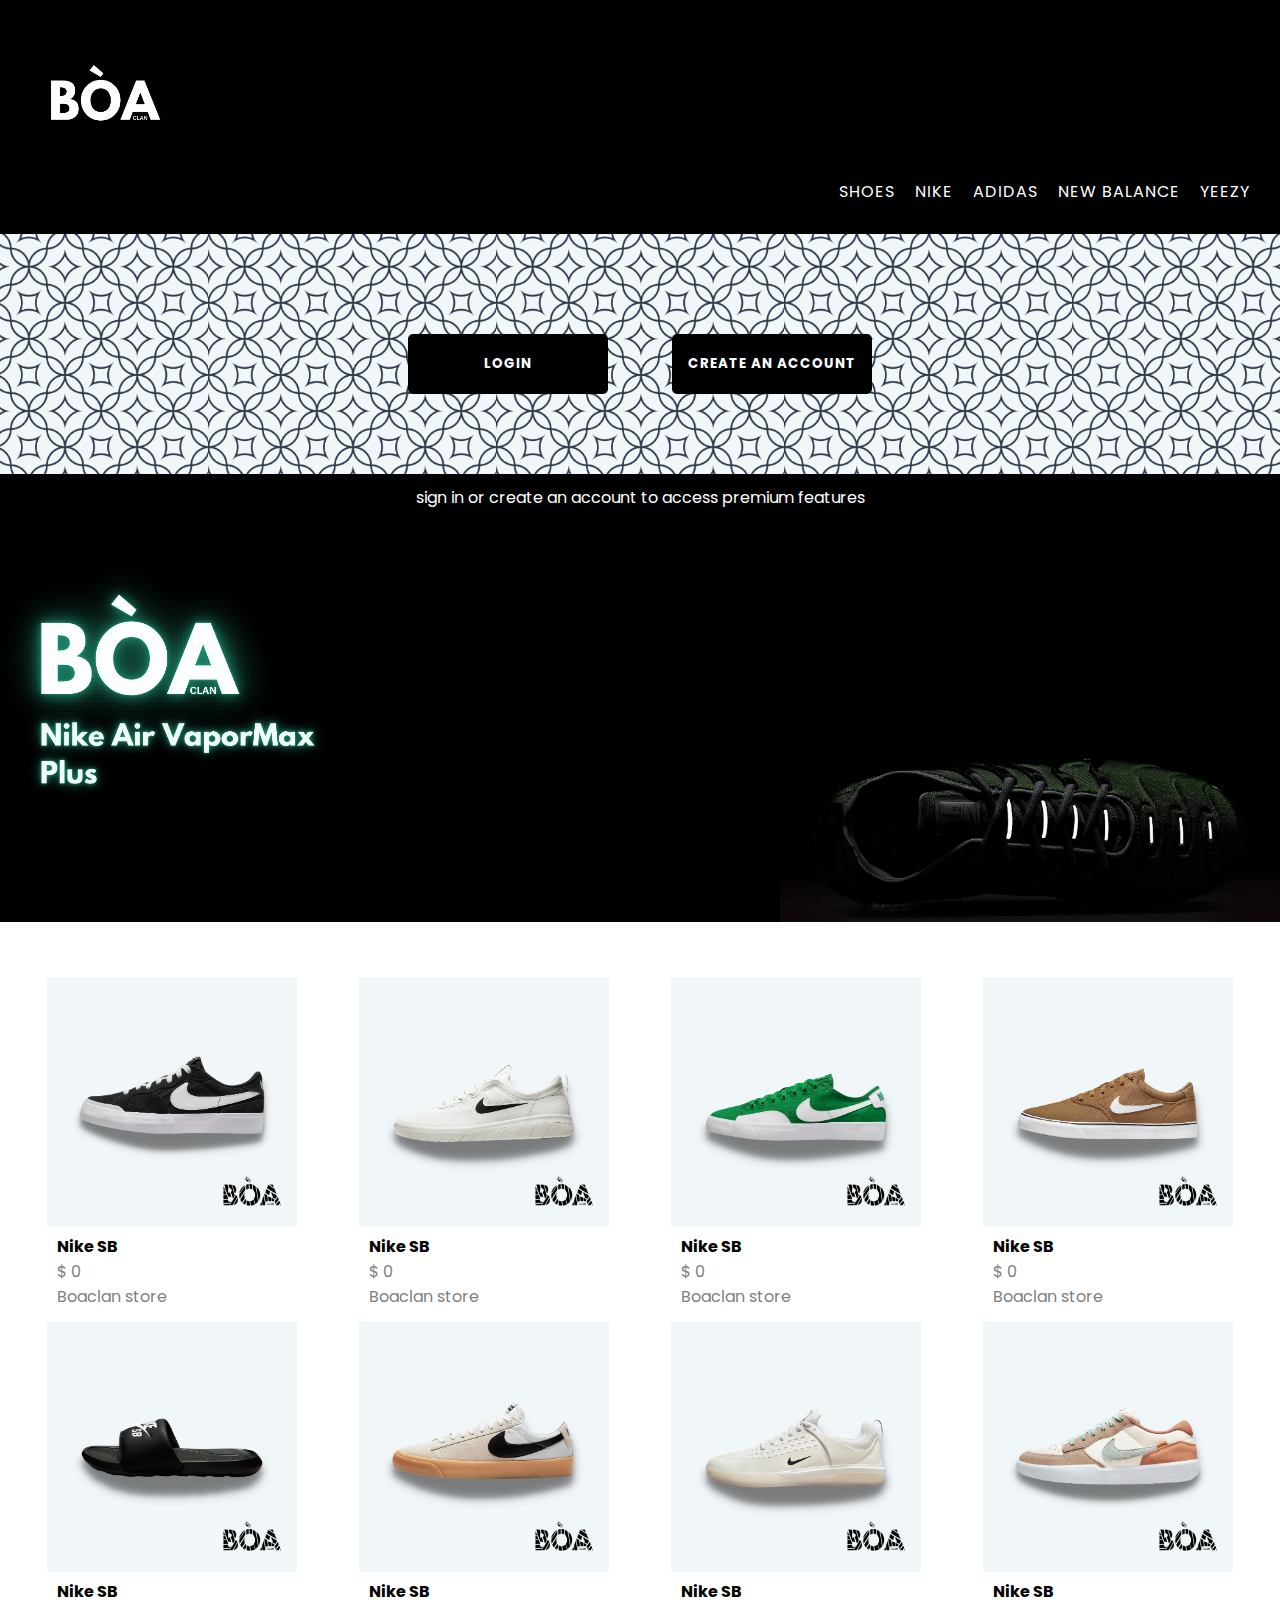
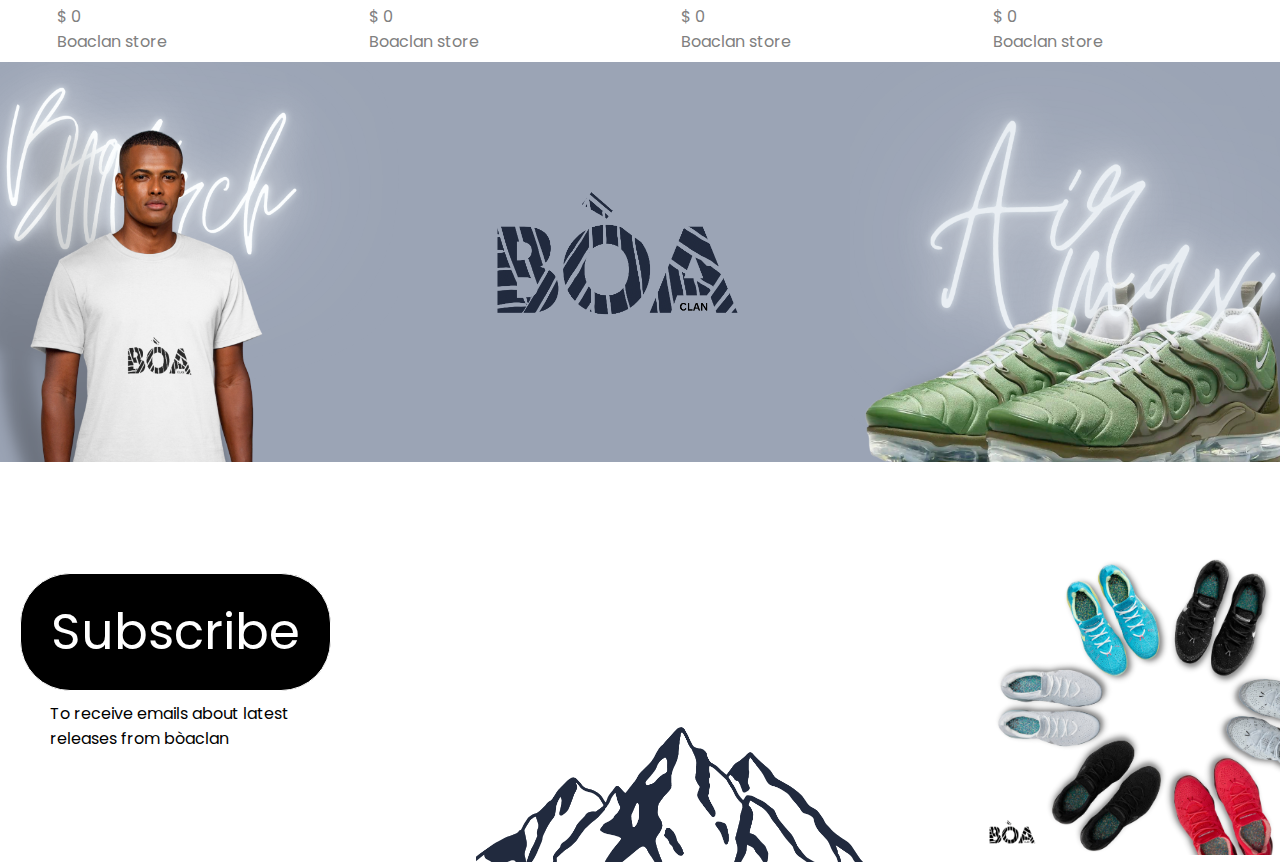
<file: index.html>
<!DOCTYPE html>
<html lang="en">
<head>
    <meta charset="UTF-8">
    <link rel="stylesheet" href="style.css">
    <link rel="preconnect" href="https://fonts.googleapis.com">
    <link rel="preconnect" href="https://fonts.gstatic.com" crossorigin>
    <link href="https://fonts.googleapis.com/css2?family=Josefin+Sans&family=Poppins&family=Tilt+Prism&display=swap" rel="stylesheet">
    <meta name="viewport" content="width=device-width, initial-scale=1.0">
    <title>Document</title>
</head>
<body>
    <header class="topmenu">
      <div class="logo"> <img class="logo1" src="pictures/logo.png" /></div>
      <div class="shoe">
            <p class="shoec">SHOES</p>
            <p class="shoec">NIKE</p>
            <p class="shoec">ADIDAS</p>
            <p class="shoec"> <a class="newbalancelink" href="./newbalance/newbalance.html">NEW BALANCE</a></p>
            <p class="shoec">YEEZY</p>
      </div>
    </header>

    <section class="sales">
        <button class="login">LOGIN</button>
        <button class="caa">CREATE AN ACCOUNT</button> 
        <p class="instruct">sign in or create an account to access premium features </p>
    </section>

    <section class="blacktheme">
        <div class="blacktheme1">
            <div class="blacktheme12">
                <div class="blacktheme13">
                    <img class="logobt" src="blackthemepics/logobt.png" />
                </div>
                <div class="blacktheme14">
                    <img class="airmaxblack" src="blackthemepics/airmaxblack.png" />
                </div>
            </div>
        </div>
    </section>

    <section class="sell">
        <div class="sellone">  
            <div class="sellone1">
                <div class="sellone12">
                    <img class="nike12" src="shoepictures/BoaNikesb - 9.png" />
                </div>
                <div class="caption">
                    <span class="shoeall" >Nike SB</span> <br>
                    <span class="priceall">$ 0</span> <br>
                    <span class="boaclan">Boaclan store</span>
                </div>
            </div>  
        </div>
         
        <div class="sellone">
            <div class="sellone1">
                <div class="sellone12">
                    <img class="nike12" src="shoepictures/BoaNikesb - 10.png" />
                </div>
                <div class="caption">
                    <span class="shoeall" >Nike SB</span> <br>
                    <span class="priceall">$ 0</span> <br>
                    <span class="boaclan">Boaclan store</span>
                </div>
            </div>  
        </div>
        
        <div class="sellone"><div class="sellone1">
            <div class="sellone12">
                <img class="nike12" src="shoepictures/BoaNikesb - 11.png" />
            </div>
                <div class="caption">
                        <span class="shoeall" >Nike SB</span> <br>
                        <span class="priceall">$ 0</span> <br>
                        <span class="boaclan">Boaclan store</span>
                </div>
            </div> 
        </div>
        <div class="sellone"><div class="sellone1">
            <div class="sellone12">
                <img class="nike12" src="shoepictures/BoaNikesb - 12.png" />
            </div>
            <div class="caption">
                    <span class="shoeall" >Nike SB</span> <br>
                    <span class="priceall">$ 0</span> <br>
                    <span class="boaclan">Boaclan store</span>
            </div>
        </div> 
    </div>
        <div class="sellone"><div class="sellone1">
            <div class="sellone12">
                <img class="nike12" src="shoepictures/BoaNikesb - 13.png" />
            </div>
            <div class="caption">
                    <span class="shoeall" >Nike SB</span> <br>
                    <span class="priceall">$ 0</span> <br>
                    <span class="boaclan">Boaclan store</span>
            </div>
        </div> 
    </div>
        <div class="sellone"><div class="sellone1">
            <div class="sellone12">
                <img class="nike12" src="shoepictures/BoaNikesb - 14.png" />
            </div>
            <div class="caption">
                    <span class="shoeall" >Nike SB</span> <br>
                    <span class="priceall">$ 0</span> <br>
                    <span class="boaclan">Boaclan store</span>
            </div>
        </div> 
    </div>
        <div class="sellone"><div class="sellone1">
            <div class="sellone12">
                <img class="nike12" src="shoepictures/BoaNikesb - 15.png" />
            </div>
            <div class="caption">
                    <span class="shoeall" >Nike SB</span> <br>
                    <span class="priceall">$ 0</span> <br>
                    <span class="boaclan">Boaclan store</span>
            </div>
        </div> 
    </div>
        <div class="sellone"><div class="sellone1">
            <div class="sellone12">
                <img class="nike12" src="shoepictures/BoaNikesb - 16.png" />
            </div>
            <div class="caption">
                    <span class="shoeall" >Nike SB</span> <br>
                    <span class="priceall">$ 0</span> <br>
                    <span class="boaclan">Boaclan store</span>
            </div>
        </div> 
    </div>
    </section>

    <section class="advert">
        <div class="adver1">
            <div class="advert12">
                <div class="advert14"> 
                    <img class="manincloth" src="advertpics/manincloth.png" />
                 </div>
                 <div class="advert13"> 
                    <img class="scarlogo" src="advertpics/scarlogo.png" />
                 </div>
                <div class="advert15"> 
                    <img class="airmax" src="advertpics/airmax1.png" />
                </div>
            </div>
        </div>
    </section>
    
    <section class="subscribe">
        <div class="subscribe1">
            <div class="subscribe12">
                <div class="subscribe13">
                    <p class="subsribep">Subscribe</p>
                    <p class="tous">To receive emails about latest <br> releases from bòaclan</p>
                </div>
                <div class="subscribe15">
                    <img class="bluemount" src="pictures/bluemount.png" />
                </div>
                <div class="subscribe14">
                    <img class="shoegroup" src="pictures/shoegroup.png" />
                </div>
            </div>
        </div>
    </section>
   
</body>
</html>
</file>
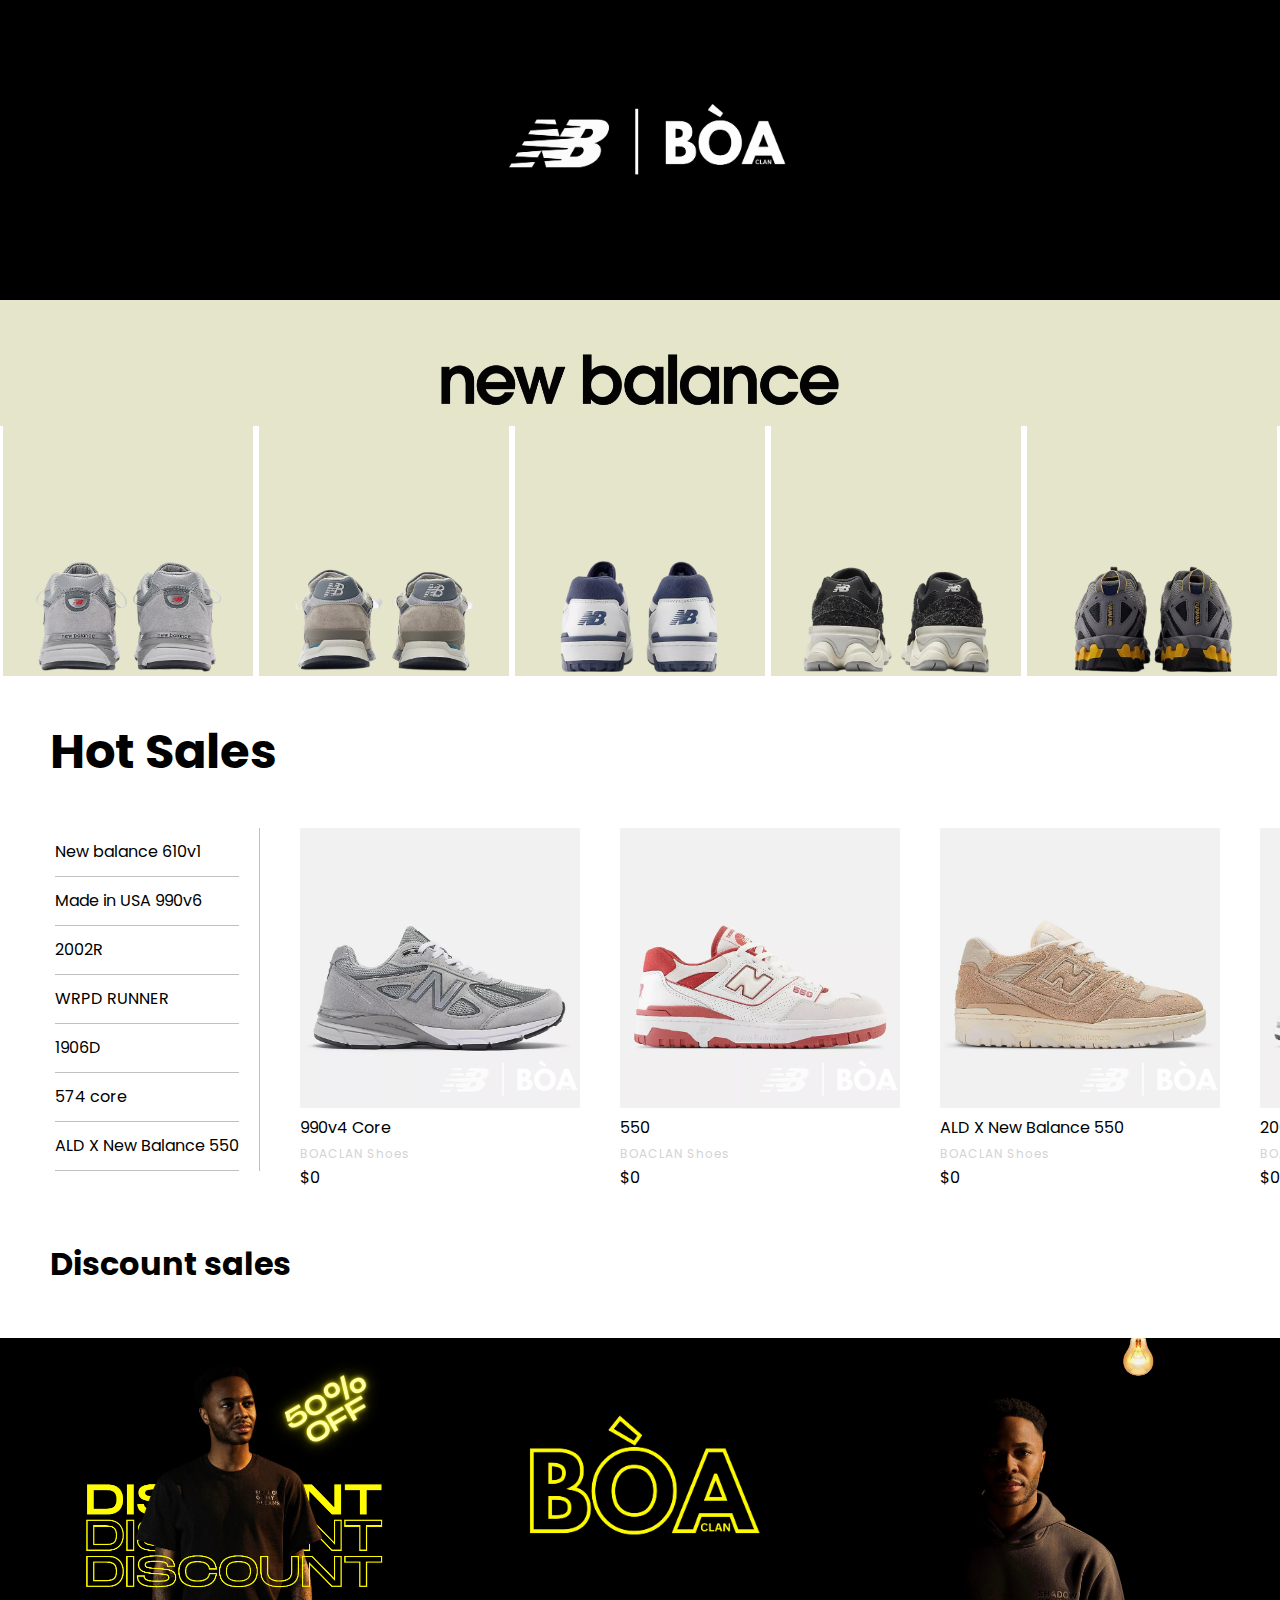
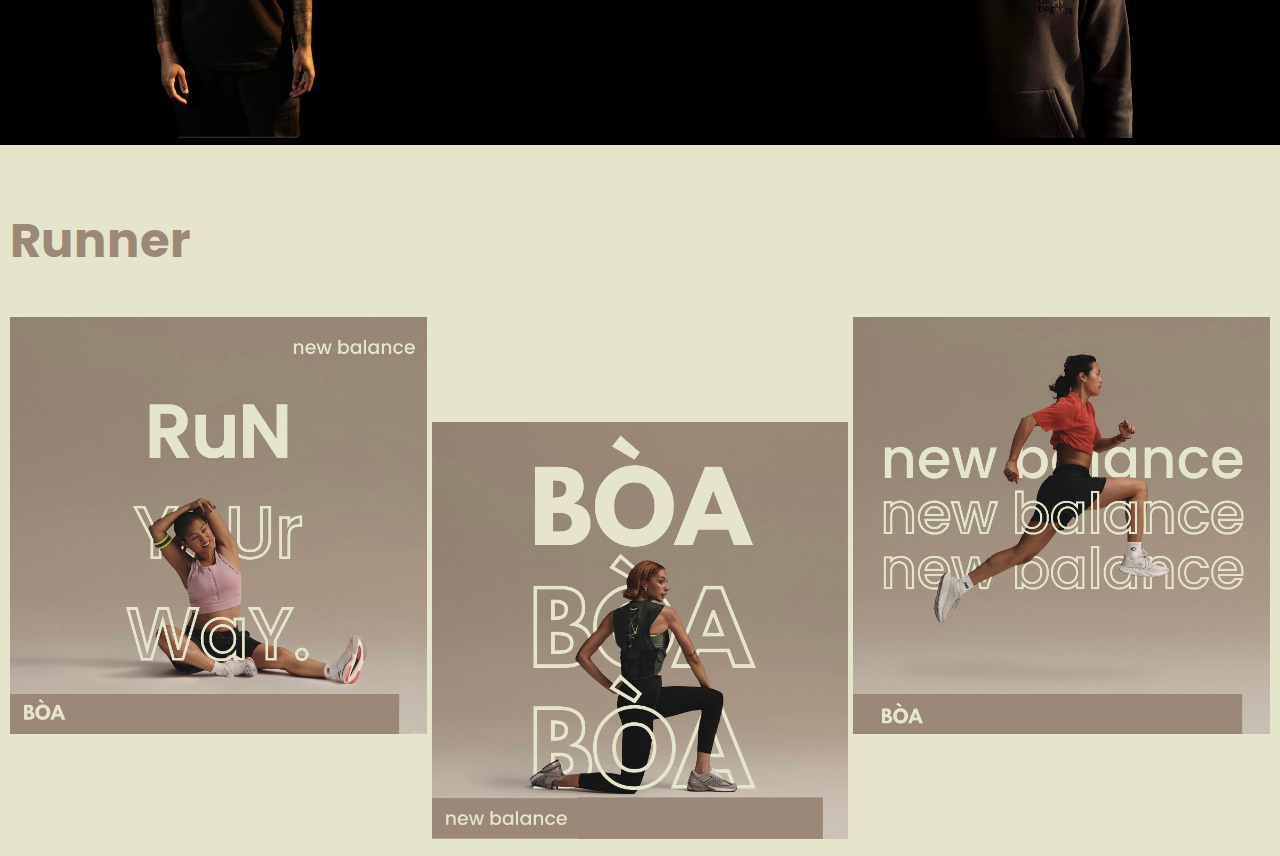
<file: newbalance/newbalance.html>
<!DOCTYPE html>
<html lang="en">
<head>
    <meta charset="UTF-8">
    <link rel="stylesheet" href="newbalance.css">
    <link rel="preconnect" href="https://fonts.googleapis.com">
    <link rel="preconnect" href="https://fonts.gstatic.com" crossorigin>
    <link href="https://fonts.googleapis.com/css2?family=Josefin+Sans&family=Poppins&family=Tilt+Prism&display=swap" rel="stylesheet">
    <meta name="viewport" content="width=device-width, initial-scale=1.0">
    <title>Document</title>
</head>
<body>
    
    <header class="nbtopmenu">
        <a href="../index.html"> <div class="nbtopmenu1">
                <img class="nbboa" src="boa-nbs/nbboa.png" />
            </div> </a>
    </header>

    <section class="newbalance">
        <div class="newbalance1">
            <div class="newbalance12">
                <img class="newbalancelg" src="boa-nbs/newbalancelg2.jpg" />
            </div>
            <div class="newbalance13">
                <img class="nbshoes1" src="nbshoes/nbshoes1.png" />
                <img class="nbshoes2" src="nbshoes/nbshoes2.png" />
                <img class="nbshoes3" src="nbshoes/nbshoes3.png" />
                <img class="nbshoes4" src="nbshoes/nbshoes4.png" />
                <img class="nbshoes5" src="nbshoes/nbshoes5.png" />
            </div>
        </div>
    </section>

    <section class="nbsale">
        <h2 id="h2sales">Hot Sales</h2>
        <div class="nbsale1">
            <div class="nbsale2">
                <ul class="nbshoelist">
                    <li class="nbshoelist1">New balance 610v1</li>
                    <li class="nbshoelist1">Made in USA 990v6</li>
                    <li class="nbshoelist1">2002R</li>
                    <li class="nbshoelist1">WRPD RUNNER</li>
                    <li class="nbshoelist1">1906D</li>
                    <li class="nbshoelist1">574 core</li>
                    <li class="nbshoelist1">ALD X New Balance 550</li>
                    <li class="nbshoelist1">750</li>
                    <li class="nbshoelist1">550</li>
                </ul>
            </div>
            <div class="nbsale3">
                <div class="nbsaleall">
                    <img class="nbshoesale1" src="nbshoesale/nbshoesale1.PNG" />
                    <span>990v4 Core </span> <br> 
                    <span class="boaclanshoes">BOACLAN Shoes</span> <br>
                     <span>$0</span>
                </div>
                <div class="nbsaleall">
                    <img class="nbshoesale1" src="nbshoesale/nbshoesale2.PNG" />
                    <span>550</span> <br> 
                    <span class="boaclanshoes">BOACLAN Shoes</span> <br>
                     <span>$0</span>
                </div>
                <div class="nbsaleall">
                    <img class="nbshoesale1" src="nbshoesale/nbshoesale3.PNG" />
                    <span>ALD X New Balance 550</span> <br> 
                    <span class="boaclanshoes">BOACLAN Shoes</span> <br>
                     <span>$0</span>
                </div>
                <div class="nbsaleall">
                    <img class="nbshoesale1" src="nbshoesale/nbshoesale4.PNG" />
                    <span>2002R</span> <br> 
                    <span class="boaclanshoes">BOACLAN Shoes</span> <br>
                     <span>$0</span>
                </div>
                <div class="nbsaleall">
                    <img class="nbshoesale1" src="nbshoesale/nbshoesale5.PNG" />
                    <span>9060</span> <br> 
                    <span class="boaclanshoes">BOACLAN Shoes</span> <br>
                     <span>$0</span>
                </div>
                <div class="nbsaleall">
                    <img class="nbshoesale1" src="nbshoesale/nbshoesale6.PNG" />
                    <span>9060</span> <br> 
                    <span class="boaclanshoes">BOACLAN Shoes</span> <br>
                     <span>$0</span>
                </div>
                <div class="nbsaleall">
                    <img class="nbshoesale1" src="nbshoesale/nbshoesale7.PNG" />
                    <span>574 </span> <br> 
                    <span class="boaclanshoes">BOACLAN Shoes</span> <br>
                     <span>$0</span>
                </div>
                <div class="nbsaleall">
                    <img class="nbshoesale1" src="nbshoesale/nbshoesale8.PNG" />
                    <span>574 Core</span> <br> 
                    <span class="boaclanshoes">BOACLAN Shoes</span> <br>
                     <span>$0</span>
                </div>
            </div>
        </div>
    </section>

    <section class="discount">
        <h2 class="discounth2">Discount sales </h2>
        <div class="discount1">
            <div class="discount2">
                <img class="sterling" src="boa-nbs/discountpicture.PNG" />
            </div>
             <div class="discount2">
                <img class="sterlingquote" src="boa-nbs/boalogoyellow.png" /> 
            </div>
            <div class="discount2">
                <img class="sterling" src="boa-nbs/discountpicture3.PNG" />
            </div>
        </div>
    </section>

    <sections class="runners">
        <h2 class="runnerh2">Runner</h2>
        <div class="runners1">
            <div class="runners2">
                <img class="runners1img" src="runners/runners1img.PNG" />
            </div>
            <div class="runners3">
                <img class="runners2img" src="runners/runners2img.PNG" />
            </div>
            <div class="runners4">
                <img class="runners3img" src="runners/runners3img.PNG" />
            </div>
        </div>
    </sections>
</body>
</html>
</file>
<file: style.css>
*{
    background-color: rgb(255, 255, 255);
    color: black;
    font-family: 'Poppins', sans-serif;
    margin: 0;
    
}


.topmenu{
    background-color: #000000;
    display: flex;
    padding-bottom: 20px;
    font-family: 'Poppins', sans-serif;
    
}

.newbalancelink {
    background-color: #000000;
    color: #fff;
    text-decoration: none;
}

header:nth-child(1){
    align-items: end;
}

.logo1{
    width: 25%;
    box-sizing: border-box;
    background-color: #000000;
   
}

.logo{
    background-color: #000000;
}

.shoe{
    line-height: 1.5;
    display: flex; 
    margin-right: 20px;
    background-color: #000000;
}

.shoec{
    color: white;
    width: max-content;
    box-sizing: border-box;
    margin: 10px;
    font-size: 1rem;
    background-color: #000000;
    letter-spacing: 1px;
}

/*this is the top menu of boaclan, it will still
be worked on, but the layout is perfect for now. */

.sales{
   background-color: #f1f6f9;
   background-image: url(pictures/backblue.png);
   background-size: contain;
   background-position: center;
   text-align: center;
   line-height: 3;
   
   
}

button{
    color: white;
    width: 200px;
    padding: 20px 0 20px 0;
    margin: 30px;
    background-color: #000000;
    border: 1px;
    border-radius: 5px;
    letter-spacing: 1px;
    font-weight: bolder; 
    margin-top: 100px;
    margin-bottom: 80px;
    font-family: 'Poppins', sans-serif;
    
}


p{
    color: white;
    font-family: 'Poppins', sans-serif;
    background-color: black;   
}

/* this is the sign in or create account section,it is a bit complicated but can be fixed later */

.sell{
    block-size: 25%;
   justify-content: space-evenly;
    display: flex;
    flex-wrap: wrap;
    background-color: white;
    margin-top: 50px;
    
}

.sellone{
    block-size: 250px;
    margin: 5px 0 90px 0;
    width: 250px;
    color: white;
    background-color: white;
    margin-right: 15px;
    margin-left: 15px;
    border-radius: 5px;  
}

.nike12{
    width: 100%;
}

.sellone1{
   display: flex;
   flex-wrap: wrap;
   justify-content: space-between;
   background-color: white;
}

.priceall{
    margin-right: 20px;
    color: grey;
}

.shoeall{
    font-weight: 700;
}


.caption{
    margin-left: 10px;
}

.boaclan{
    color: grey;
}


.advert{
    width: 100%;
    height: 400px;
    background-color: #9ba4b5;
    box-sizing: border-box;
    overflow-y: hidden;
}

.advert12{
    background-color: #9ba4b5;
    display: flex;
    align-items: flex-start;
    justify-content: space-between;
    box-sizing: border-box;
    height: 400px;
}

.advert13{
    background-color: #9ba4b5;
    margin-left: -40px;
}

.advert14{
    background-color: #9ba4b5;
    align-self: flex-start;
    margin-left: -100px;
}

.advert15{
    background-color: #9ba4b5;
    align-self: flex-start;
    margin-right: -70px;
}

.scarlogo{
    width: 400px;
    background-color: #9ba4b5;   
}

.manincloth{
    width: 500px;
    background-color: #9ba4b5;
}

.airmax{
    width: 500px;
    background-color: #9ba4b5;
}


.blacktheme{
    width: 100%;
    height: 400px;
    background-color: #000000;
    box-sizing: border-box;
    overflow-y: hidden;
    
}



.blacktheme12{
    background-color: #000000;
    display: flex;
    align-items: flex-start;
    justify-content: space-between;
    box-sizing: border-box;
    height: 400px;
}

.blacktheme13{
    background-color: black;
}


.logobt{
    width: 400px;
    background-color: black;
}

.airmaxblack{
    width: 500px;
    background-color: black;
}


.subscribe{
    width: 100%;
    height: 400px;
    background-color: #ffff;
    box-sizing: border-box;
    overflow-y: hidden;
    margin-bottom: 0%;
}

.subscribe12{
    background-color: #ffffff;
    display: flex;
    align-items: flex-start;
    justify-content: space-between;
    box-sizing: border-box;
    height: 400px;
}

.subscribe13{
    align-self: center;
    background-color: white;
}

.subscribe14{
    align-self: flex-end;
}

.subscribe15{
    margin-left: -60px;
}

.subsribep{
    font-size: 50px;
    border: 1px solid;
    padding: 20px 30px 20px 30px;
    border-radius: 50px;
    margin-left: 20px;
    margin-right: 100px;
}

.tous{
    background-color: #fff;
    color: #000000;
    font-size: 16px;
    margin-left: 50px;
    margin-top: 10px;
}

.shoegroup{
    width: 300px;
}

.bluemount{
    width: 400px;
}
</file>
<file: newbalance/newbalance.css>
*{
    background-color: rgb(255, 255, 255);
    color: black;
    font-family: 'Poppins', sans-serif;
    margin: 0;
}

.nbtopmenu{
    display: block;
    height: 300px;
    width: 100%;
    background-color: rgb(0, 0, 0);
    margin: 0;
}

.nbtopmenu1{
    width: 100%;
    background-color: black;
    display: flex;
    justify-content: center;
    
}    

.nbboa{
    width: 300px;
    background-color: black;
}

.newbalance{
    display: block;
    width: 100%;
    background-color: #e5e5cb;

}

.newbalance1{
    display: block;
    width: 100%;
    background-color: #e5e5cb;
    display: grid;
    overflow-x: scroll;
}

.newbalance12{
    width: 100%;
    background-color: #e5e5cb;
    text-align: center;
}

.newbalancelg{
    width: 400px;
    background-color: transparent;
    margin-top: 50px; 
}



.newbalance13 > img{
    width: 250px;
    background-color: #e5e5cb;
}

.newbalance13{
    display: flex;
    justify-content: space-around;
}

.nbsale{
    margin-top: 40px;
}

#h2sales{
    font-size: 48px;
    margin-left: 50px;
    display: inline-block;
}

.nbsale1{
    margin-top: 40px;
    display: grid;
    grid-template-columns: 300px auto;   
}

.nbshoelist{
    list-style: none;
    line-height: 3;
    display: inline-block;
    border-right: 1px solid silver;
    padding-right: 20px;
    height: 343px;
    overflow-y: scroll;
    overflow-x: hidden;
    margin-left: 15px ;

}

.nbshoelist1{
    border-bottom: 1px solid silver;
    
}

.nbsale3{
    display: flex;
    gap: 40px;
    overflow-x: scroll;
}

.nbsaleall > img{
    width: 280px;
}

.boaclanshoes{
    font-size: 12px;
    letter-spacing: 1px;
    color: lightgray;
}

.discount{
    display: block;
    width: 100%;
    background-color: #ffffff;
    margin-top: 50px;
}

.discount1{
    width: 100%;
    background-color: #000000;
    display: flex;
    justify-content: space-around;
    overflow-x: scroll;
    margin-top: 50px;
}

.discount2{
    display: inline-block;
    background-color: #000000;
}

.sterling{
    width: 400px;
    display: inline-block;
    background-color: #000000;
}

.sterlingquote{
    width: 300px;
}

.discounth2{
    font-size: 32px;
    margin-left: 50px;
    display: inline-block;
}

.runners{
    width: 100%;
    display: inline-block;
    padding-top: 60px;
    background-color: #e5e5cb;
}

.runners1{
    display: inline-block;
    background-color: #e5e5cb;
    display: grid;
    grid-template-columns: 1fr 1fr 1fr;
    gap: 5px;
    margin: 10px;
}

.runners2{
    grid-row-start: 1;
    grid-row-end: 3;
}

.runners3{
    grid-row-start: 2;
    grid-column-start: 2;
    margin-top: 100px;
}

.runners4{
    grid-row-start: 1;
    grid-column-start: 3;
    grid-column-end: 4;
    grid-row-end: 3;
    
}

.runners1 > div{
    background-color: #e5e5cb;
}

.runners1 > div > img{
    width: 100%;
}

.runnerh2{
    font-size: 48px;
    margin-left: 10px;
    margin-bottom: 30px;
    display: inline-block;
    color: #9c8878;
    background-color: #e5e5cb;
}
</file>
